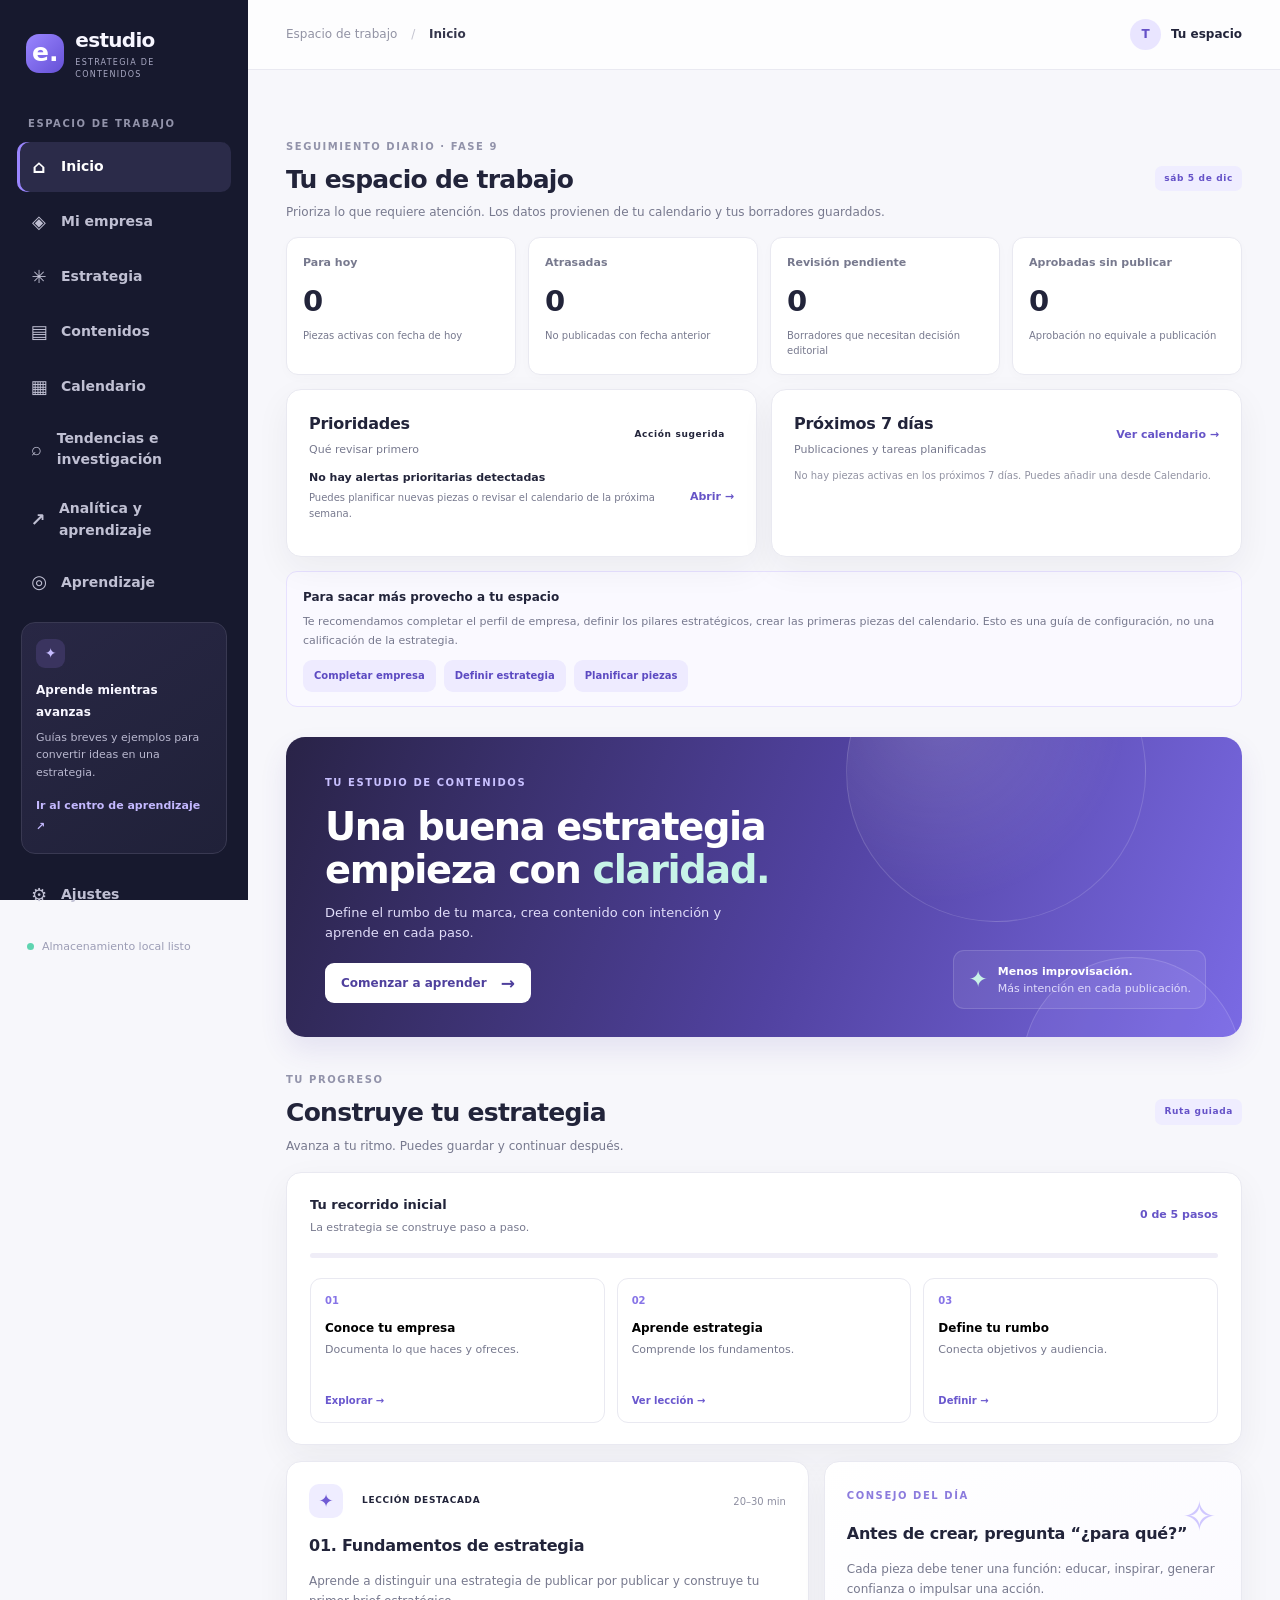
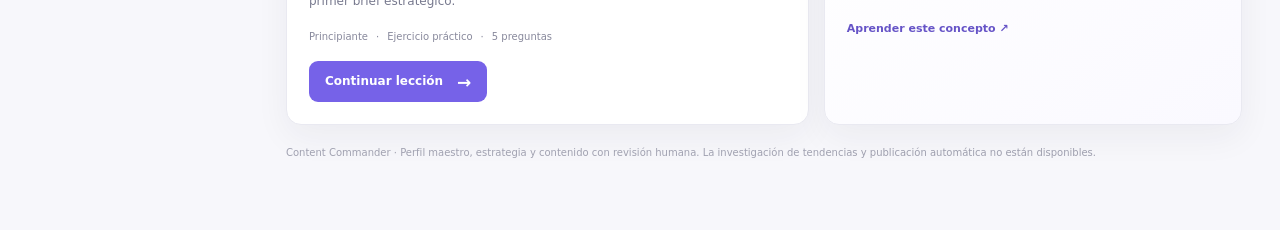
<file: index.html>
<!doctype html>
<html lang="es">
<head>
  <meta charset="utf-8">
  <meta name="viewport" content="width=device-width, initial-scale=1">
  <meta name="theme-color" content="#17192e">
  <meta name="description" content="Estudio: estrategia de contenidos, aprendizaje y planificación editorial.">
  <title>Estudio — Estrategia de contenidos</title>
  <link rel="stylesheet" href="styles.css">
</head>
<body>
  <div class="app-shell">
    <aside class="sidebar" id="sidebar">
      <a class="brand" href="#inicio" data-route="inicio"><span class="brand-mark">e.</span><span><b>estudio</b><small>ESTRATEGIA DE CONTENIDOS</small></span></a>
      <div class="workspace-label">ESPACIO DE TRABAJO</div>
      <nav aria-label="Navegación principal">
        <a class="nav-link active" href="#inicio" data-route="inicio"><span aria-hidden="true">⌂</span> Inicio</a>
        <a class="nav-link" href="#empresa" data-route="empresa"><span aria-hidden="true">◈</span> Mi empresa</a>
        <a class="nav-link" href="#estrategia" data-route="estrategia"><span aria-hidden="true">✳</span> Estrategia</a>
        <a class="nav-link" href="#contenidos" data-route="contenidos"><span aria-hidden="true">▤</span> Contenidos</a>
        <a class="nav-link" href="#calendario" data-route="calendario"><span aria-hidden="true">▦</span> Calendario</a>
        <a class="nav-link" href="#investigacion" data-route="investigacion"><span aria-hidden="true">⌕</span> Tendencias e investigación</a>
        <a class="nav-link" href="#analitica" data-route="analitica"><span aria-hidden="true">↗</span> Analítica y aprendizaje</a>
        <a class="nav-link" href="#aprendizaje" data-route="aprendizaje"><span aria-hidden="true">◎</span> Aprendizaje</a>
      </nav>
      <div class="sidebar-bottom">
        <div class="help-card"><span class="help-icon" aria-hidden="true">✦</span><b>Aprende mientras avanzas</b><p>Guías breves y ejemplos para convertir ideas en una estrategia.</p><a href="#aprendizaje" data-route="aprendizaje">Ir al centro de aprendizaje ↗</a></div>
        <a class="nav-link" href="#ajustes" data-route="ajustes"><span aria-hidden="true">⚙</span> Ajustes</a>
        <div class="local-status"><span class="status-dot"></span><span id="save-status" role="status" aria-live="polite">Inicializando…</span></div>
      </div>
    </aside>
    <main class="main">
      <header class="topbar">
        <button class="menu-button" id="menu-button" aria-label="Abrir menú" aria-expanded="false">☰</button>
        <div class="breadcrumbs">Espacio de trabajo <span>/</span> <b id="crumb">Inicio</b></div>
        <div class="top-actions"><span class="avatar" aria-hidden="true">T</span><span class="profile-label">Tu espacio</span></div>
      </header>
      <section class="view active" id="view-inicio">
        <section class="dashboard-section" aria-labelledby="dashboard-title"><div class="section-heading"><div><span class="eyebrow">SEGUIMIENTO DIARIO · FASE 9</span><h2 id="dashboard-title">Tu espacio de trabajo</h2><p>Prioriza lo que requiere atención. Los datos provienen de tu calendario y tus borradores guardados.</p></div><span class="tag tag-purple" id="dashboard-date">Hoy</span></div><div class="dashboard-metrics" id="dashboard-metrics"><article class="dashboard-metric"><span>Para hoy</span><strong>—</strong><small>Cargando calendario…</small></article><article class="dashboard-metric"><span>Atrasadas</span><strong>—</strong><small>Cargando calendario…</small></article><article class="dashboard-metric"><span>Revisión pendiente</span><strong>—</strong><small>Cargando borradores…</small></article><article class="dashboard-metric"><span>Aprobadas sin publicar</span><strong>—</strong><small>Solo registro manual</small></article></div><div class="dashboard-columns"><article class="panel dashboard-panel"><div class="panel-heading"><div><h3>Prioridades</h3><p>Qué revisar primero</p></div><span class="tag">Acción sugerida</span></div><div id="dashboard-priorities" class="dashboard-list"><p class="helper">Preparando prioridades…</p></div></article><article class="panel dashboard-panel"><div class="panel-heading"><div><h3>Próximos 7 días</h3><p>Publicaciones y tareas planificadas</p></div><button class="text-button" data-route="calendario">Ver calendario →</button></div><div id="dashboard-upcoming" class="dashboard-list"><p class="helper">Cargando próximas piezas…</p></div></article></div><div id="dashboard-readiness" class="dashboard-readiness" role="status" aria-live="polite"></div></section>
        <div class="welcome-banner"><div class="welcome-copy"><span class="eyebrow light">TU ESTUDIO DE CONTENIDOS</span><h1>Una buena estrategia<br>empieza con <em>claridad.</em></h1><p>Define el rumbo de tu marca, crea contenido con intención y aprende en cada paso.</p><a class="button button-light" href="#aprendizaje" data-route="aprendizaje">Comenzar a aprender <span>→</span></a></div><div class="orb orb-one"></div><div class="orb orb-two"></div><div class="banner-note"><span>✦</span><div><b>Menos improvisación.</b><br>Más intención en cada publicación.</div></div></div>
        <div class="section-heading"><div><span class="eyebrow">TU PROGRESO</span><h2>Construye tu estrategia</h2><p>Avanza a tu ritmo. Puedes guardar y continuar después.</p></div><span class="tag tag-purple">Ruta guiada</span></div>
        <div class="progress-card"><div class="progress-top"><div><b>Tu recorrido inicial</b><p>La estrategia se construye paso a paso.</p></div><strong id="progress-count">0 de 5 pasos</strong></div><div class="progress-track"><span id="progress-bar"></span></div><div class="steps-grid"><button class="step-card" data-route="empresa"><span class="step-number">01</span><span class="step-title">Conoce tu empresa</span><span class="step-desc">Documenta lo que haces y ofreces.</span><span class="step-link">Explorar →</span></button><button class="step-card" data-route="aprendizaje"><span class="step-number">02</span><span class="step-title">Aprende estrategia</span><span class="step-desc">Comprende los fundamentos.</span><span class="step-link">Ver lección →</span></button><button class="step-card" data-route="estrategia"><span class="step-number">03</span><span class="step-title">Define tu rumbo</span><span class="step-desc">Conecta objetivos y audiencia.</span><span class="step-link">Definir →</span></button></div></div>
        <div class="two-column"><article class="panel lesson-feature"><div class="panel-heading"><span class="icon-tile violet">✦</span><span class="tag">LECCIÓN DESTACADA</span><span class="spacer"></span><span class="duration">20–30 min</span></div><h3>01. Fundamentos de estrategia</h3><p>Aprende a distinguir una estrategia de publicar por publicar y construye tu primer brief estratégico.</p><div class="lesson-meta"><span>Principiante</span><span>·</span><span>Ejercicio práctico</span><span>·</span><span>5 preguntas</span></div><button class="button button-primary" data-route="aprendizaje">Continuar lección <span>→</span></button></article><article class="panel tip-panel"><span class="eyebrow">CONSEJO DEL DÍA</span><div class="tip-illustration">✧</div><h3>Antes de crear, pregunta “¿para qué?”</h3><p>Cada pieza debe tener una función: educar, inspirar, generar confianza o impulsar una acción.</p><button class="text-button" data-route="aprendizaje">Aprender este concepto ↗</button></article></div>
        <p class="prototype-note">Content Commander · Perfil maestro, estrategia y contenido con revisión humana. La investigación de tendencias y publicación automática no están disponibles.</p>
      </section>
      <section class="view" id="view-empresa"><div class="page-intro"><span class="eyebrow">PUNTO DE PARTIDA</span><h1>Conoce tu empresa</h1><p>Una estrategia sólida parte de información real. Lo que no sepas todavía puede quedar pendiente.</p></div><div class="learning-callout"><span>✦</span><div><b>¿Por qué importa?</b><p>La IA necesita contexto para proponer contenido relevante. No debería inventar la historia, los productos ni los diferenciadores de tu empresa.</p></div></div><article class="panel form-panel"><div class="panel-heading"><span class="icon-tile violet">◈</span><div><h3>Perfil maestro de empresa</h3><p>Registra hechos confirmados y deja pendiente lo que todavía no sabes.</p></div><span class="spacer"></span><span class="tag tag-purple">FASE 4</span></div><div id="company-completeness" class="learning-callout" role="status" aria-live="polite"><span>◎</span><div><b>Perfil por completar</b><p>Guarda al menos nombre, oferta y audiencia para tener una base útil.</p></div></div><div class="ai-coach panel"><div><span class="tag tag-purple">GUÍA CON IA</span><h3>¿No sabes cómo responder? Lo trabajamos juntos.</h3><p>La IA puede proponerte borradores de propuesta de valor, diferenciadores que debes comprobar y una audiencia inicial. No inventará pruebas: distinguirá ideas de datos confirmados.</p></div><button class="button button-primary" type="button" id="coach-company">Ayúdame a completar mi perfil →</button><p class="inline-feedback" id="coach-company-status" role="status" aria-live="polite"></p><div class="ai-coach-result" id="coach-company-result" hidden></div></div><form id="company-form"><div class="form-grid"><label>Nombre de la empresa *<input name="company" id="company" placeholder="Ej. Nativa" required></label><label>Sector o categoría<input name="sector" id="sector" placeholder="Ej. Cuidado personal"></label><label class="full">¿Qué ofrece tu empresa? *<textarea name="offer" id="offer" rows="3" placeholder="Productos o servicios principales, presentaciones y alcance conocido." required></textarea></label><label class="full">Misión<textarea name="mission" id="mission" rows="2" placeholder="¿Qué hace la empresa, para quién y con qué propósito?"></textarea></label><label class="full">Visión<textarea name="vision" id="vision" rows="2" placeholder="¿Qué cambio o posición busca construir a futuro?"></textarea></label><label class="full">Valores de la empresa<textarea name="values" id="values" rows="2" placeholder="Valores que guían decisiones y comportamiento; separa con comas o líneas."></textarea></label><label class="full">Propuesta de valor<textarea name="valueProposition" id="valueProposition" rows="2" placeholder="¿Qué necesidad atiende y por qué alguien consideraría esta oferta?"></textarea></label><label class="full">Diferenciadores comprobables<textarea name="difference" id="difference" rows="3" placeholder="Escribe solo diferencias que puedas demostrar con evidencia."></textarea></label><label class="full">Audiencia prioritaria<textarea name="audience" id="companyAudience" rows="3" placeholder="Necesidades, contexto y problemas conocidos. No supongas edad, ingresos u otros datos sin evidencia."></textarea></label><label>Tono de comunicación<select name="tone" id="tone"><option value="">Por definir</option><option>Claro y cercano</option><option>Profesional y experto</option><option>Educativo y didáctico</option><option>Cálido y empático</option><option>Enérgico e inspirador</option><option>Formal e institucional</option><option>Otro: especificar en restricciones</option></select></label><label>Personalidad de marca<input name="personality" id="personality" placeholder="Ej. honesta, práctica, accesible"></label><label class="full">Evidencia que respalda afirmaciones<textarea name="evidence" id="evidence" rows="3" placeholder="Fuentes, fichas aprobadas, estudios, certificaciones o datos disponibles. Si no hay, indica 'pendiente'."></textarea></label><label class="full">Restricciones y afirmaciones que deben evitarse<textarea name="restrictions" id="restrictions" rows="3" placeholder="Regulación, promesas no permitidas, palabras prohibidas, temas sensibles o afirmaciones que requieren revisión."></textarea></label><label class="full">Notas internas / contexto adicional<textarea name="notes" id="notes" rows="2" placeholder="Información útil para la estrategia que no encaje en los campos anteriores."></textarea></label></div><div class="form-footer"><span class="helper">Los campos sin información no se inventan: quedarán pendientes.</span><button class="button button-primary" type="submit">Guardar perfil maestro</button></div><p class="inline-feedback" id="company-feedback" role="status" aria-live="polite"></p></form></article></section>
      <section class="view" id="view-estrategia">
        <div class="page-intro"><span class="eyebrow">DECISIONES CON INTENCIÓN</span><h1>Tu estrategia</h1><p>Conecta la prioridad del negocio, el cambio que buscas en la audiencia, los pilares de contenido y las redes que realmente puedes sostener.</p></div>
        <div class="learning-callout"><span>◎</span><div><b>¿Cómo se conecta todo?</b><p><b>Hecho:</b> lo que el negocio necesita. <b>Objetivo:</b> el cambio esperado. <b>Pilar:</b> el tema recurrente que aporta valor. <b>Canal:</b> el lugar donde la audiencia puede encontrarlo. Las recomendaciones son hipótesis hasta validarlas con datos.</p></div></div>
        <div class="two-column strategy-cards"><article class="panel"><span class="icon-tile violet">↗</span><h3>Objetivo de negocio</h3><p>El resultado para la empresa: ventas, solicitudes, retención o reconocimiento. Procura definir una métrica y una meta realista.</p></article><article class="panel"><span class="icon-tile teal">◎</span><h3>Objetivo de comunicación</h3><p>Qué necesitas que la audiencia conozca, comprenda, sienta o haga para contribuir al objetivo del negocio.</p></article></div><div class="ai-coach panel"><div><span class="tag tag-purple">ESTRATEGA ASISTENTE</span><h3>No tienes que saber de estrategia para empezar.</h3><p>Con tu perfil, la IA propondrá un objetivo, KPI medibles, pilares con una distribución inicial de 100% y redes recomendadas con razones y supuestos. Tú podrás revisar y decidir qué adoptar.</p></div><button class="button button-primary" type="button" id="coach-strategy">Proponer mi estrategia con IA →</button><p class="inline-feedback" id="coach-strategy-status" role="status" aria-live="polite"></p><div class="ai-coach-result" id="coach-strategy-result" hidden></div></div>
        <article class="panel form-panel"><div class="panel-heading"><div><h3>1. Objetivos y audiencia</h3><p>Elige una prioridad principal para evitar una estrategia que intente lograrlo todo a la vez.</p></div><span class="tag tag-purple">FASE 5</span></div>
          <form id="strategy-form" class="form-grid">
            <label>Prioridad del negocio *<select id="goal" name="goal" required><option value="">Selecciona una opción</option><option>Reconocimiento de marca</option><option>Comunidad y confianza</option><option>Tráfico al sitio web</option><option>Ventas o solicitudes comerciales</option><option>Fidelización</option></select></label>
            <label>Horizonte de trabajo<select id="horizon" name="horizon"><option>1 mes</option><option selected>3 meses</option><option>6 meses</option><option>Por definir</option></select></label>
            <label class="full">Objetivo de comunicación *<textarea id="communicationGoal" name="communicationGoal" rows="2" required placeholder="Ej. ayudar a comparar opciones y resolver dudas antes de solicitar información."></textarea></label>
            <label>Indicador principal (KPI)<input id="kpi" name="kpi" placeholder="Ej. solicitudes calificadas por semana"></label><label>Meta y punto de partida (si se conocen)<input id="target" name="target" placeholder="Ej. de 20 a 30 solicitudes; validar datos reales"></label>
            <label class="full">Audiencia prioritaria *<textarea id="audience" name="audience" rows="2" required placeholder="Necesidades, dudas, contexto y problemas conocidos; evita suposiciones sin evidencia."></textarea></label>
            <div class="full"><div class="panel-heading"><div><h3>2. Pilares de comunicación</h3><p>Son categorías recurrentes de contenido, no formatos. Define cuánto del contenido planificado ocupará cada pilar.</p></div><button class="button button-secondary" type="button" id="add-pillar">+ Agregar pilar</button></div>
              <div class="learning-callout"><span>i</span><div><b>Ejemplo educativo</b><p>Educación 40% · Confianza y evidencia 30% · Producto/solución 20% · Comunidad 10%. Es solo un ejemplo: ajusta la distribución a tu negocio y revisa que la suma sea exactamente 100%.</p></div></div>
              <div id="pillars-list" class="pillars-list" aria-live="polite"></div><div class="pillar-total" id="pillar-total" role="status" aria-live="polite"><b>Distribución: 0%</b><span>Agrega pilares y distribuye el 100%.</span></div>
            </div>
            <div class="full"><h3>3. Selección de redes sociales</h3><p class="helper">No existe una red “mejor” para todas las empresas. Elige las que puedas atender y explica por qué encajan con tu audiencia, objetivo, formatos y recursos.</p></div>
            <label>Red prioritaria<select id="primaryNetwork" name="primaryNetwork"><option value="">Por definir</option><option>Instagram</option><option>Facebook</option><option>TikTok</option><option>LinkedIn</option><option>YouTube</option><option>Pinterest</option><option>WhatsApp</option><option>Otra</option></select></label>
            <label>Red secundaria (opcional)<select id="secondaryNetwork" name="secondaryNetwork"><option value="">Ninguna / por definir</option><option>Instagram</option><option>Facebook</option><option>TikTok</option><option>LinkedIn</option><option>YouTube</option><option>Pinterest</option><option>WhatsApp</option><option>Otra</option></select></label>
            <label class="full">Justificación de la selección<textarea id="networkRationale" name="networkRationale" rows="3" placeholder="¿Dónde está tu audiencia? ¿Qué formatos encajan? ¿Qué evidencia tienes? Si es una hipótesis, indícalo."></textarea></label>
            <label class="full">Recursos y límites disponibles<textarea id="resources" name="resources" rows="2" placeholder="Tiempo, personas, presupuesto, equipo, capacidad de grabar o responder mensajes."></textarea></label>
            <div class="form-footer full"><span class="helper">No guardaremos una distribución incompleta: la suma de los pilares debe ser 100% y cada pilar debe tener nombre y porcentaje válido.</span><button class="button button-primary" type="submit">Validar y guardar estrategia</button></div><p class="inline-feedback full" id="strategy-feedback" role="status" aria-live="polite"></p>
          </form>
        </article>
      </section>
      <section class="view" id="view-contenidos"><div class="page-intro"><span class="eyebrow">CREACIÓN CON PROPÓSITO</span><h1>Asistente de contenido</h1><p>Genera un primer borrador a partir de la información disponible y revísalo antes de usarlo.</p></div><div class="learning-callout"><span>✦</span><div><b>Regla de calidad</b><p>La IA propone, no verifica automáticamente los hechos. No se publica nada desde esta aplicación: cada borrador requiere revisión y aprobación humana.</p></div></div><div class="ai-coach panel"><div><span class="tag tag-purple">IDEACIÓN CON IA</span><h3>¿No sabes qué publicar? Empecemos por las ideas.</h3><p>La IA propondrá ideas adaptadas a tu estrategia, audiencia y pilares. Elige una para rellenar el formulario y después desarrolla el contenido.</p></div><button class="button button-primary" type="button" id="coach-content-ideas">Proponer ideas de contenido →</button><p class="inline-feedback" id="coach-content-ideas-status" role="status" aria-live="polite"></p><div class="ai-coach-result" id="coach-content-ideas-result" hidden></div></div><form class="panel form-panel" id="content-form"><div class="form-grid"><label>Tipo de pieza<select id="content-type"><option value="post">Publicación para redes</option><option value="carousel">Carrusel (estructura por diapositiva)</option><option value="reel">Guion breve de reel/video</option><option value="story">Historias</option><option value="poll">Encuesta</option><option value="ideas">Lluvia de ideas</option><option value="long_script">Guion largo / video educativo</option><option value="designer_brief">Brief para diseñador</option><option value="product_copy">Copy de producto o servicio</option></select></label><label>Red social<select id="content-network"><option>Instagram</option><option>Facebook</option><option>TikTok</option><option>LinkedIn</option><option>YouTube</option><option>Otra / por definir</option></select></label><label>Pilar estratégico<select id="content-pillar"><option value="">Sin pilar específico</option></select></label><label>Objetivo<select id="content-goal"><option>Educar</option><option>Generar confianza</option><option>Reconocimiento de marca</option><option>Tráfico al sitio web</option><option>Ventas o solicitudes comerciales</option><option>Fidelización</option></select></label><label>Audiencia<textarea id="content-audience" rows="2" placeholder="¿A quién va dirigido? Si ya lo definiste, puedes usar ese perfil."></textarea></label><label class="full">Tema o necesidad<textarea id="content-topic" rows="3" required placeholder="¿Qué quieres comunicar? Añade los datos confirmados y las afirmaciones que deben evitarse."></textarea></label><label class="full">Instrucciones adicionales (opcional)<textarea id="content-instructions" rows="2" placeholder="Tono, extensión, CTA o restricciones concretas."></textarea></label><div class="form-footer full"><span class="helper">La IA puede equivocarse. No incluyas datos personales sensibles ni información confidencial.</span><button class="button button-primary" id="generate-content" type="submit">Generar borrador con Cohere →</button></div><p class="helper full">Consejo: elige un pilar para mantener la pieza alineada con tu distribución estratégica. La generación produce un borrador, no una publicación aprobada.</p><p class="inline-feedback full" id="content-feedback" role="status" aria-live="polite"></p></div></form><article class="panel form-panel" id="draft-panel" hidden><div class="panel-heading"><span class="tag tag-purple">BORRADOR · REVISIÓN HUMANA PENDIENTE</span></div><h3>Resultado generado</h3><p class="helper">Revisa exactitud, adecuación a la red, derechos de uso, afirmaciones y llamada a la acción antes de aprobar o publicar fuera de la app.</p><div id="draft-result" class="generated-content"></div><section class="review-checklist" aria-labelledby="review-checklist-title"><h4 id="review-checklist-title">Lista de revisión editorial</h4><p class="helper">Marca cada punto después de comprobarlo. Esto ayuda a la revisión, pero no certifica cumplimiento legal ni exactitud.</p><div class="checklist-grid"><label><input type="checkbox" data-review-check="facts"> Los hechos y afirmaciones están respaldados.</label><label><input type="checkbox" data-review-check="tone"> El tono coincide con la marca.</label><label><input type="checkbox" data-review-check="audience"> Es adecuado para la audiencia y la red.</label><label><input type="checkbox" data-review-check="cta"> CTA y objetivo son claros y pertinentes.</label><label><input type="checkbox" data-review-check="restrictions"> Revisé restricciones, derechos y datos sensibles.</label><label><input type="checkbox" data-review-check="validation"> Resolví los puntos [POR VALIDAR] o los dejé claramente pendientes.</label></div></section><label class="review-reason-label" for="review-reason">Motivo del rechazo o ajustes solicitados</label><textarea id="review-reason" rows="3" placeholder="Describe qué debe cambiar para que la alternativa conserve el objetivo original."></textarea><div class="review-actions"><button class="button button-primary" type="button" id="approve-draft">Aprobar borrador</button><button class="button button-secondary" type="button" id="reject-draft">Rechazar borrador</button><button class="button button-secondary" type="button" id="alternative-draft">Generar alternativa</button><button class="button button-secondary" type="button" id="copy-draft">Copiar borrador</button></div><p class="inline-feedback" id="review-feedback" role="status" aria-live="polite"></p><p class="helper">Aprobar es una decisión editorial local; no publica automáticamente ni confirma cumplimiento regulatorio.</p><div id="draft-history" class="draft-history"></div></article><article class="panel form-panel"><h3>Borradores guardados</h3><p class="helper">Los borradores guardados permanecen en este navegador. La lista no implica aprobación editorial.</p><div id="saved-drafts" class="saved-drafts"><p class="helper">Todavía no hay borradores guardados.</p></div></article></section>
      <section class="view" id="view-calendario"><div class="page-intro"><span class="eyebrow">ORGANIZA TU TRABAJO</span><h1>Calendario editorial</h1><p>Convierte tu estrategia en un plan realista. Programar no significa publicar automáticamente.</p></div><div class="learning-callout"><span>✦</span><div><b>Cómo usarlo</b><p>Registra una pieza, asígnale fecha, red, pilar y responsable. Solo marca “Publicado” cuando una persona confirme que ya se publicó fuera de esta app. Un borrador aprobado no se considera publicado.</p></div></div><article class="panel ai-coach"><div><span class="tag tag-purple">PLAN EDITORIAL CON IA</span><h3>Construyamos los próximos 3 meses</h3><p>La IA propondrá un calendario inicial de 12 semanas, con dos publicaciones por semana, alineadas con tus pilares y objetivos. Podrás revisar la propuesta antes de añadirla al calendario; no se publica automáticamente.</p></div><label>Ritmo de publicación<select id="ai-plan-frequency"><option value="2" selected>2 piezas por semana (24 piezas)</option><option value="3">3 piezas por semana (36 piezas)</option></select></label><button class="button button-primary" type="button" id="coach-calendar-plan">Crear plan editorial con IA →</button><p class="inline-feedback" id="coach-calendar-plan-status" role="status" aria-live="polite"></p><div class="ai-coach-result" id="coach-calendar-plan-result" hidden></div></article><article class="panel form-panel"><div class="panel-heading"><span class="icon-tile violet">▦</span><div><h3>Nueva publicación planificada</h3><p>También puedes crear una tarea editorial sin tener un borrador todavía.</p></div></div><form id="calendar-form" class="form-grid"><label class="full">Título de la pieza *<input id="cal-title" required maxlength="160" placeholder="Ej. Carrusel: cómo elegir el producto adecuado"></label><label>Fecha *<input id="cal-date" type="date" required></label><label>Hora (opcional)<input id="cal-time" type="time"></label><label>Red social *<select id="cal-network" required><option value="">Selecciona una red</option><option>Instagram</option><option>Facebook</option><option>TikTok</option><option>LinkedIn</option><option>YouTube</option><option>Otra / por definir</option></select></label><label>Formato *<select id="cal-format" required><option value="">Selecciona un formato</option><option value="post">Publicación para redes</option><option value="carousel">Carrusel</option><option value="reel">Reel / video breve</option><option value="story">Historias</option><option value="poll">Encuesta</option><option value="ideas">Lluvia de ideas</option><option value="long_script">Guion largo</option><option value="designer_brief">Brief para diseñador</option><option value="product_copy">Copy de producto/servicio</option></select></label><label>Pilar estratégico<select id="cal-pillar"><option value="">Sin pilar / por definir</option></select></label><label>Objetivo<select id="cal-goal"><option>Educar</option><option>Generar confianza</option><option>Reconocimiento de marca</option><option>Tráfico al sitio web</option><option>Ventas o solicitudes comerciales</option><option>Fidelización</option><option>Por definir</option></select></label><label>Responsable (opcional)<input id="cal-owner" maxlength="100" placeholder="Persona encargada"></label><label>Vincular borrador aprobado (opcional)<select id="cal-draft"><option value="">Sin borrador vinculado</option></select></label><label class="full">Notas / CTA / pendientes de producción<textarea id="cal-notes" rows="2" placeholder="Recursos, revisión necesaria, enlaces o datos que faltan."></textarea></label><div class="form-footer full"><span class="helper">El plan se guarda localmente en este navegador y se incluye en respaldos JSON.</span><button class="button button-primary" type="submit">Añadir al calendario</button></div><p id="calendar-feedback" class="inline-feedback full" role="status" aria-live="polite"></p></form></article><article class="panel form-panel"><div class="calendar-toolbar"><div><h3>Plan editorial</h3><p class="helper">Filtra por mes o estado. Puedes cambiar el estado de cada pieza.</p></div><label>Mes<input type="month" id="calendar-month"></label><label>Estado<select id="calendar-status-filter"><option value="all">Todos</option><option value="planned">Planificado</option><option value="pending-human-review">Pendiente de revisión</option><option value="approved">Aprobado</option><option value="published">Publicado manualmente</option><option value="cancelled">Cancelado</option></select></label></div><div id="calendar-summary" class="calendar-summary" aria-live="polite"></div><div id="pillar-distribution" class="pillar-distribution"></div><div id="calendar-items" class="calendar-items"><p class="helper">Todavía no hay publicaciones planificadas.</p></div></article></section>
      <section class="view" id="view-investigacion"><div class="page-intro"><span class="eyebrow">FASE 10 · INVESTIGACIÓN CON CRITERIO</span><h1>Tendencias e investigación</h1><p>Investiga temas, registra evidencia y convierte hallazgos en ideas alineadas con tu estrategia. La IA ayuda a analizar; no sustituye la comprobación de fuentes.</p></div><div class="learning-callout"><span>✦</span><div><b>Cómo funciona esta fase</b><p>Esta versión no rastrea automáticamente la web. Abre búsquedas externas, registra las fuentes y sus hallazgos aquí; después Cohere puede ayudarte a sintetizar únicamente la información que le proporciones. Una idea sugerida no equivale a una tendencia verificada.</p></div></div><article class="panel form-panel"><div class="panel-heading"><div><h3>1. Define la investigación</h3><p>Empieza con una pregunta concreta, no solo con “dame tendencias”.</p></div><span class="tag tag-purple">INVESTIGACIÓN</span></div><form id="research-form" class="form-grid"><label class="full">Tema o pregunta de investigación *<input id="research-topic" required maxlength="220" placeholder="Ej. ¿Qué dudas tiene la audiencia antes de elegir esta categoría?"></label><label>Audiencia prioritaria<input id="research-audience" maxlength="180" placeholder="A quién queremos entender"></label><label>Objetivo<select id="research-goal"><option>Educar</option><option>Generar confianza</option><option>Reconocimiento de marca</option><option>Tráfico al sitio web</option><option>Ventas o solicitudes comerciales</option><option>Fidelización</option></select></label><label>Pilar estratégico<select id="research-pillar"><option value="">Sin pilar específico</option></select></label><div class="form-footer full"><button class="button button-primary" type="submit">Preparar búsqueda externa ↗</button><span class="helper">Se abrirá una búsqueda web en otra pestaña. Evalúa actualidad, autoridad y contexto de cada fuente.</span></div></form><div id="research-search-links" class="research-search-links" hidden></div></article><article class="panel form-panel"><div class="panel-heading"><div><h3>2. Registra fuentes y hallazgos</h3><p>Anota qué encontraste y qué afirma realmente la fuente.</p></div></div><form id="research-source-form" class="form-grid"><label>Nombre o título de la fuente *<input id="research-source-title" required maxlength="180" placeholder="Título del artículo, estudio o informe"></label><label>Fecha de publicación/consulta<input id="research-source-date" type="date"></label><label class="full">URL de la fuente *<input id="research-source-url" type="url" required placeholder="https://..."></label><label class="full">Hallazgo o extracto resumido *<textarea id="research-source-notes" rows="3" required maxlength="5000" placeholder="Resume con tus palabras qué dice la fuente, qué dato aporta y qué limitaciones observas."></textarea></label><div class="form-footer full"><button class="button button-secondary" type="submit">Guardar fuente</button></div><p id="research-feedback" class="inline-feedback full" role="status" aria-live="polite"></p></form><div id="research-sources" class="research-sources"><p class="helper">Aún no hay fuentes registradas para esta investigación.</p></div></article><article class="panel form-panel"><div class="panel-heading"><div><h3>3. Sintetiza evidencia con Cohere</h3><p>La síntesis usa tus notas; no abre ni verifica por sí misma los enlaces.</p></div></div><div class="research-analysis-controls"><button class="button button-primary" id="analyze-research" type="button">Analizar evidencia con Cohere</button><button class="button button-secondary" id="save-research-report" type="button">Guardar investigación / síntesis</button></div><p id="research-analysis-feedback" class="inline-feedback" role="status" aria-live="polite"></p><div id="research-analysis-result" class="research-analysis-result" aria-live="polite"><p class="helper">La síntesis distinguirá hallazgos documentados, interpretaciones, hipótesis y datos que faltan.</p></div></article><article class="panel form-panel"><div class="panel-heading"><div><h3>Investigaciones guardadas</h3><p>Registro local para reutilizar hallazgos con trazabilidad.</p></div></div><div id="research-library" class="research-library"><p class="helper">Todavía no hay investigaciones guardadas.</p></div></article></section>
      <section class="view" id="view-analitica"><div class="page-intro"><span class="eyebrow">FASE 11 · MEDIR Y APRENDER</span><h1>Analítica y aprendizaje editorial</h1><p>Registra resultados observados, compara publicaciones con contexto y documenta qué conviene probar después. No se importan métricas automáticamente desde redes sociales.</p></div><div class="learning-callout"><span>✦</span><div><b>Regla de interpretación</b><p>Un dato observado no demuestra por sí solo causalidad. Los campos vacíos significan “no disponible”, no cero. Las comparaciones son descriptivas y solo usan los datos que registres.</p></div></div><article class="panel form-panel"><div class="panel-heading"><div><h3>1. Registrar resultados de una publicación</h3><p>Registra solo cifras que puedas consultar en la plataforma o fuente correspondiente.</p></div></div><form id="analytics-form" class="form-grid"><label class="full">Publicación / título *<input id="an-title" required maxlength="180" placeholder="Ej. Carrusel: guía de compra"></label><label>Fecha de publicación<input id="an-date" type="date"></label><label>Red social<select id="an-network"><option>Instagram</option><option>Facebook</option><option>TikTok</option><option>LinkedIn</option><option>YouTube</option><option>Otra / por definir</option></select></label><label>Formato<select id="an-format"><option>Post</option><option>Carrusel</option><option>Reel / video</option><option>Historias</option><option>Encuesta</option><option>Video largo</option><option>Otro / por definir</option></select></label><label>Objetivo<select id="an-goal"><option>Educar</option><option>Generar confianza</option><option>Reconocimiento de marca</option><option>Tráfico al sitio web</option><option>Ventas o solicitudes comerciales</option><option>Fidelización</option></select></label><label>Pilar estratégico<input id="an-pillar" maxlength="100" placeholder="Pilar o sin asignar"></label><label>Alcance<input id="an-reach" type="number" min="0" step="1" placeholder="No disponible"></label><label>Impresiones<input id="an-impressions" type="number" min="0" step="1" placeholder="No disponible"></label><label>Interacciones<input id="an-engagements" type="number" min="0" step="1" placeholder="No disponible"></label><label>Clics<input id="an-clicks" type="number" min="0" step="1" placeholder="No disponible"></label><label>Conversiones (si se miden)<input id="an-conversions" type="number" min="0" step="1" placeholder="No disponible"></label><label class="full">Fuente / notas de medición<textarea id="an-notes" rows="2" maxlength="2000" placeholder="Dónde consultaste las métricas, periodo de medición, contexto o limitaciones"></textarea></label><div class="form-footer full"><button class="button button-primary" type="submit">Guardar resultados</button></div><p id="analytics-feedback" class="inline-feedback full" role="status" aria-live="polite"></p></form></article><article class="panel form-panel"><div class="panel-heading"><div><h3>2. Resumen descriptivo</h3><p>Los promedios se calculan por separado para cada métrica disponible. No son benchmarks universales.</p></div><label>Filtrar red<select id="analytics-filter"><option value="all">Todas las redes</option><option>Instagram</option><option>Facebook</option><option>TikTok</option><option>LinkedIn</option><option>YouTube</option><option>Otra / por definir</option></select></label></div><div id="analytics-summary" class="analytics-summary" aria-live="polite"></div><div id="analytics-insights" class="analytics-insights"></div><div id="analytics-records" class="analytics-records"><p class="helper">Todavía no hay resultados registrados.</p></div></article><article class="panel form-panel"><div class="panel-heading"><div><h3>3. Aprendizajes y próximos experimentos</h3><p>Registra observaciones, hipótesis por comprobar y decisiones editoriales.</p></div></div><form id="learning-note-form" class="form-grid"><label>Publicación relacionada (opcional)<select id="learning-note-record"><option value="">Sin publicación vinculada</option></select></label><label>Tipo<select id="learning-note-type"><option value="observation">Observación</option><option value="hypothesis">Hipótesis por validar</option><option value="experiment">Próximo experimento</option><option value="decision">Decisión editorial</option></select></label><label class="full">Aprendizaje o hipótesis *<textarea id="learning-note-text" rows="3" required maxlength="2500" placeholder="Ej. El carrusel tuvo más interacciones que otras piezas del mismo objetivo; comparar con más publicaciones antes de cambiar la estrategia."></textarea></label><label class="full">Siguiente paso / cómo validarlo<textarea id="learning-note-next" rows="2" maxlength="1200" placeholder="Qué dato o prueba ayudaría a confirmarlo"></textarea></label><div class="form-footer full"><button class="button button-primary" type="submit">Guardar aprendizaje</button></div><p id="learning-note-feedback" class="inline-feedback full" role="status" aria-live="polite"></p></form><div id="analytics-learning-notes" class="analytics-records"></div></article></section>
      <section class="view" id="view-aprendizaje"><div class="page-intro"><span class="eyebrow">CENTRO DE APRENDIZAJE</span><h1>Aprende mientras construyes</h1><p>Lecciones prácticas, ejemplos y ejercicios que te ayudan a tomar mejores decisiones.</p></div><div class="lesson-layout"><aside class="panel lesson-list"><span class="eyebrow">RUTA DE APRENDIZAJE</span><button class="lesson-choice selected" data-lesson="0"><span>01</span><div><b>Fundamentos de estrategia</b><small>20–30 min · Principiante</small></div></button><button class="lesson-choice" data-lesson="1"><span>02</span><div><b>Pilares de comunicación</b><small>Próximamente</small></div></button><button class="lesson-choice" data-lesson="2"><span>03</span><div><b>Redes sociales y formatos</b><small>Próximamente</small></div></button><button class="lesson-choice" data-lesson="3"><span>04</span><div><b>Creación de contenidos</b><small>Próximamente</small></div></button><button class="lesson-choice" data-lesson="4"><span>05</span><div><b>Calendario editorial</b><small>Próximamente</small></div></button><button class="lesson-choice" data-lesson="5"><span>06</span><div><b>Medición y mejora</b><small>Próximamente</small></div></button></aside><article class="panel lesson-content" id="lesson-content"><div class="lesson-topline"><span class="tag tag-purple">LECCIÓN 01</span><span class="duration">20–30 minutos</span></div><h2>Fundamentos de estrategia de contenidos</h2><p class="lead">Aprende a crear contenido con una intención clara, conectando lo que la empresa necesita con lo que la audiencia necesita saber.</p><div class="learning-objectives"><h3>Al terminar podrás…</h3><ul><li>Distinguir una estrategia de un calendario de publicaciones.</li><li>Diferenciar objetivos de negocio y comunicación.</li><li>Conectar audiencia, necesidad, propuesta de valor y contenido.</li><li>Separar hechos confirmados de hipótesis pendientes.</li></ul></div><h3>1. ¿Qué es una estrategia de contenidos?</h3><p>Es un plan que define qué comunicar, a quién, para qué, por qué medios y cómo evaluar los resultados. Publicar todos los días no garantiza tener una estrategia: cada pieza necesita una función dentro de un objetivo más amplio.</p><div class="concept-grid"><div><span class="concept-number">01</span><b>Negocio</b><p>El resultado que necesita la empresa.</p></div><div><span class="concept-number">02</span><b>Comunicación</b><p>El efecto que buscamos en la audiencia.</p></div><div><span class="concept-number">03</span><b>Contenido</b><p>La pieza y el mensaje que publicamos.</p></div><div><span class="concept-number">04</span><b>Indicador</b><p>El dato que ayuda a evaluar resultados.</p></div></div><div class="example-box"><span class="eyebrow">EJEMPLO APLICADO · EMPRESA FICTICIA</span><h3>Nativa, cuidado personal</h3><p><b>Objetivo de negocio:</b> incrementar las ventas online; la meta y el plazo aún deben definirse con datos reales.</p><p><b>Objetivo de comunicación:</b> ayudar a los compradores a comprender las características de los productos y elegir una opción adecuada.</p><p><b>Idea de contenido:</b> un carrusel que explique aspectos que conviene revisar antes de elegir un producto. Su función es educar; no se debe prometer un aumento de ventas sin medirlo.</p></div><h3>2. Errores frecuentes</h3><div class="mistake-list"><div><b>Publicar sin un objetivo</b><p>Mejor: define qué debe conseguir la pieza y cómo evaluarás el resultado.</p></div><div><b>Hablarle a todo el mundo</b><p>Mejor: identifica grupos con necesidades concretas.</p></div><div><b>Confundir interacciones con ventas</b><p>Mejor: utiliza indicadores adecuados al objetivo y reconoce límites de atribución.</p></div><div><b>Inventar atributos</b><p>Mejor: confirma los datos y marca lo que falta validar.</p></div><div><b>Copiar tendencias sin contexto</b><p>Mejor: evalúa su pertinencia, audiencia, riesgo y recursos.</p></div></div><h3>3. Ejercicio práctico · Tu primer brief</h3><p class="helper">Responde lo que sepas. La información desconocida debe quedar pendiente; no hace falta inventar respuestas para continuar.</p><form id="brief-form" class="form-grid"><label class="full">Empresa y qué hace<textarea id="brief-company" rows="2" placeholder="Nombre y descripción breve"></textarea></label><label class="full">Productos o servicios<textarea id="brief-offer" rows="2" placeholder="Oferta principal"></textarea></label><label class="full">Audiencia potencial<textarea id="brief-audience" rows="2" placeholder="¿A quién quieres llegar?"></textarea></label><label class="full">Necesidad que resuelve<textarea id="brief-problem" rows="2" placeholder="¿Qué necesidad atiende?"></textarea></label><label>Objetivo prioritario<select id="brief-goal"><option>Ventas o solicitudes comerciales</option><option>Reconocimiento de marca</option><option>Comunidad y confianza</option><option>Tráfico web</option><option>Fidelización</option><option>Por definir</option></select></label><label>Plazo<select id="brief-horizon"><option>1 mes</option><option selected>3 meses</option><option>6 meses</option><option>Por definir</option></select></label><label class="full">Evidencia disponible<textarea id="brief-evidence" rows="2" placeholder="Datos de ventas, preguntas frecuentes, entrevistas o 'aún no disponible'"></textarea></label><div class="full form-footer"><span class="helper">Se guardará localmente en este navegador cuando el almacenamiento esté disponible.</span><button class="button button-primary" type="submit">Evaluar mi brief</button></div><p class="inline-feedback full" id="brief-feedback" role="status" aria-live="polite"></p></form><h3>4. Comprobación del aprendizaje</h3><p>Elige una respuesta por pregunta y comprueba tus conocimientos. Se necesita un mínimo de 4 respuestas correctas de 5 para superar el cuestionario.</p><form id="quiz-form" class="quiz"><fieldset><legend>1. Una empresa publica todos los días, pero no sabe qué quiere conseguir. ¿Qué le falta?</legend><label><input type="radio" name="q1" value="0"> Más hashtags</label><label><input type="radio" name="q1" value="1"> Una estrategia con objetivos definidos</label><label><input type="radio" name="q1" value="2"> Publicar más</label><p class="quiz-feedback"></p></fieldset><fieldset><legend>2. ¿Cuál es un objetivo de comunicación?</legend><label><input type="radio" name="q2" value="0"> Aumentar el conocimiento de los beneficios</label><label><input type="radio" name="q2" value="1"> Reducir costos de producción</label><label><input type="radio" name="q2" value="2"> Aumentar ingresos anuales</label><p class="quiz-feedback"></p></fieldset><fieldset><legend>3. La IA desconoce la composición de un producto. ¿Qué debe hacer?</legend><label><input type="radio" name="q3" value="0"> Inferirla por el nombre</label><label><input type="radio" name="q3" value="1"> Inventar una probable</label><label><input type="radio" name="q3" value="2"> Solicitar información y marcarla pendiente</label><p class="quiz-feedback"></p></fieldset><fieldset><legend>4. ¿Cómo elegir una red social?</legend><label><input type="radio" name="q4" value="0"> Por popularidad</label><label><input type="radio" name="q4" value="1"> Por audiencia, objetivo, formatos y recursos</label><label><input type="radio" name="q4" value="2"> Porque la usa la competencia</label><p class="quiz-feedback"></p></fieldset><fieldset><legend>5. Un post recibe muchos comentarios. ¿Demuestra que aumentaron las ventas?</legend><label><input type="radio" name="q5" value="0"> Sí, siempre</label><label><input type="radio" name="q5" value="1"> No necesariamente; hay que medir el resultado comercial</label><label><input type="radio" name="q5" value="2"> Sí, si es comercial</label><p class="quiz-feedback"></p></fieldset><button class="button button-primary" type="submit">Comprobar respuestas</button><div id="quiz-result" class="quiz-result" role="status" aria-live="polite"></div></form><div class="completion-rule"><b>¿Cuándo se completa esta lección?</b><p>Cuando el brief inicial está guardado y se obtienen al menos 4 respuestas correctas de 5. Lo desconocido debe quedar identificado como pendiente.</p><button class="button button-secondary" id="mark-lesson">Marcar lección como revisada</button><span id="lesson-status" class="helper" role="status"></span></div></article></div></section>
      <section class="view" id="view-ajustes"><div class="page-intro"><span class="eyebrow">PREFERENCIAS</span><h1>Ajustes e integraciones</h1><p>Configura Cohere para generar borradores. La conexión requiere internet.</p></div><article class="panel form-panel"><span class="tag tag-purple">FASE 3 · COHERE</span><h3>Conexión con Cohere</h3><p>Introduce tu API key de Cohere y selecciona el modelo. La clave se guarda solo en el almacenamiento local de este navegador y se excluye de los respaldos.</p><form id="cohere-settings-form" class="form-grid"><label class="full">API key de Cohere<input id="cohere-api-key" type="password" autocomplete="new-password" placeholder="Pega tu API key" spellcheck="false"></label><label>Modelo<select id="cohere-model"><option value="command-a-plus-05-2026">Command A Plus (recomendado)</option><option value="command-a-reasoning-08-2025">Command A Reasoning</option><option value="command-a-03-2025">Command A</option><option value="command-r7b-12-2024">Command R7B</option></select></label><div class="helper">El modelo debe estar habilitado para tu cuenta y clave.</div><div class="form-footer full"><button class="button button-primary" type="submit">Guardar configuración</button><button class="button button-secondary" id="test-cohere" type="button">Probar conexión</button><button class="button button-secondary" id="clear-cohere" type="button">Eliminar clave guardada</button></div><p id="cohere-feedback" class="inline-feedback full" role="status" aria-live="polite">Sin comprobar.</p></form></article><article class="panel"><h3>Privacidad y límites de la conexión</h3><ul><li>La API key queda accesible para JavaScript ejecutado en este navegador. No es un secreto seguro en una aplicación estática.</li><li>No subas la clave a GitHub ni compartas capturas que la muestren. Usa una clave con permisos y límites adecuados.</li><li>La clave no se incluye en los respaldos JSON.</li><li>La integración envía el prompt y el contexto que escribas directamente a la API de Cohere.</li><li>Si el navegador bloquea la petición por CORS, red o política del proveedor, la prueba indicará el error; no se simulará una conexión exitosa.</li><li>Esta integración no ofrece búsqueda web ni verificación automática de tendencias.</li></ul></article><div class="page-intro" style="margin-top:30px"><h2>Datos y respaldos</h2><p>Tus datos se guardan en este navegador. Crea respaldos periódicos para recuperarlos.</p></div><article class="panel form-panel"><span class="tag tag-purple">FASE 2 · DATOS LOCALES</span><h3>Almacenamiento</h3><p>La aplicación usa IndexedDB. Si tenías datos de la Fase 1, intentará migrarlos automáticamente y conservará la copia anterior como precaución.</p><p class="inline-feedback" id="storage-notice" role="status" aria-live="polite">Comprobando almacenamiento…</p><div class="form-footer"><button class="button button-primary" id="export-backup" type="button">Exportar respaldo JSON</button></div><div class="divider"></div><h3>Restaurar o combinar un respaldo</h3><p>Selecciona un archivo JSON creado por Content Commander. Primero se validará y mostrará una vista previa. La importación no restaura claves API.</p><label>Archivo de respaldo<input id="backup-file" type="file" accept=".json,application/json"></label><div class="form-grid"><label>Modo de importación<select id="import-mode"><option value="replace">Reemplazar los datos actuales</option><option value="merge">Combinar secciones (el archivo prevalece)</option></select></label><div class="form-footer"><button class="button button-secondary" id="validate-backup" type="button">Validar y ver vista previa</button><button class="button button-primary" id="import-backup" type="button" disabled>Importar respaldo</button></div></div><div class="backup-preview" id="backup-preview" role="status" aria-live="polite"></div><p class="inline-feedback" id="backup-feedback" role="status" aria-live="polite"></p></article><article class="panel"><h3>Privacidad y límites</h3><ul><li>Los datos permanecen en el almacenamiento del navegador y origen actual.</li><li>Si borras los datos del sitio, cambias de navegador o dispositivo, puedes perderlos si no tienes un respaldo.</li><li>El archivo de respaldo no incluye claves API.</li><li>La clave API de Cohere se guarda por separado y no se incluye en el respaldo.</li></ul></article></section>
    </main>
  </div>
  <div class="toast" id="toast" role="status" aria-live="polite"></div>
  <script src="src/storage.js"></script><script src="src/navigation.js"></script><script src="src/learning.js"></script><script src="src/forms.js"></script><script src="src/backup.js"></script><script src="src/cohere.js"></script><script src="src/assistant.js"></script><script src="src/ai-workflow.js"></script><script src="src/calendar.js"></script><script src="src/dashboard.js"></script><script src="src/research.js"></script><script src="src/analytics.js"></script><script src="src/app.js"></script>
</body>
</html>
</file>
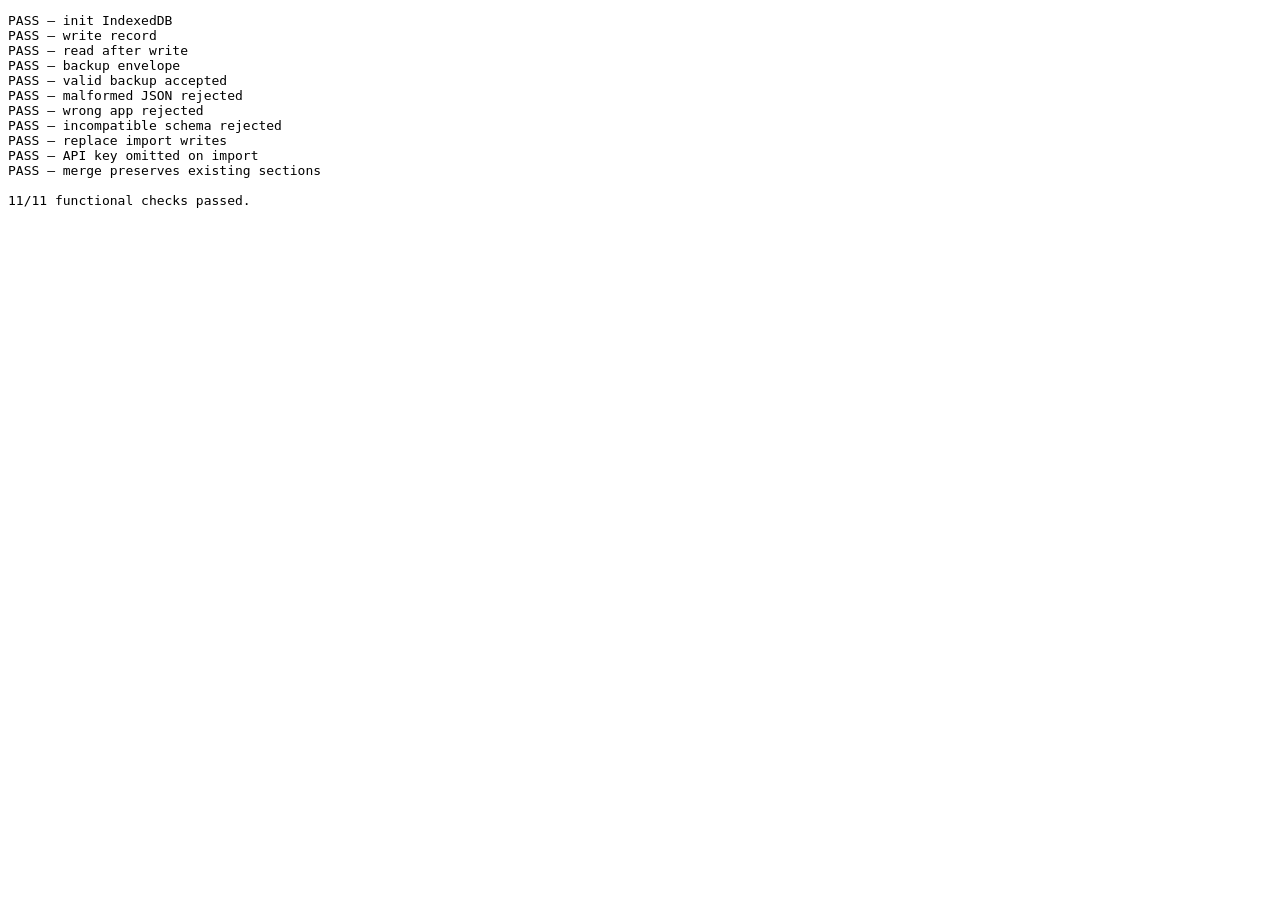
<file: tests/browser-storage-test.html>
<!doctype html><html lang="es"><meta charset="utf-8"><title>IndexedDB functional smoke</title><body><pre id="result">RUNNING</pre><script src="../src/storage.js"></script><script>
(async()=>{const out=[];const check=(name,ok,detail="")=>out.push(`${ok?"PASS":"FAIL"} — ${name}${detail?": "+detail:""}`);try{
 const init=await AppStorage.init();check("init IndexedDB",!!init.data && !init.warning,init.warning||"");
 const data={company:{company:"Prueba",offer:"Servicio"},profileSaved:true,learning:{quizPassed:true}};
 const saved=await AppStorage.write(data);check("write record",saved.ok,saved.error||"");
 const read=await AppStorage.read();check("read after write",read.data.company.company==="Prueba"&&read.data.learning.quizPassed===true);
 const json=await AppStorage.createBackup();const parsed=JSON.parse(json);check("backup envelope",parsed.app==="Content Commander"&&parsed.backupVersion===1&&!!parsed.exportedAt);
 const checked=AppStorage.validateBackup(json);check("valid backup accepted",checked.ok&&checked.preview.sectionCount===3);
 const invalid=AppStorage.validateBackup("{broken");check("malformed JSON rejected",!invalid.ok);
 const wrong=AppStorage.validateBackup({app:"Other",backupVersion:1,schemaVersion:1,data:{x:1}});check("wrong app rejected",!wrong.ok);
 const wrongSchema=AppStorage.validateBackup({app:"Content Commander",backupVersion:1,schemaVersion:999,data:{x:1}});check("incompatible schema rejected",!wrongSchema.ok);
 const imported=await AppStorage.importBackup({app:"Content Commander",backupVersion:1,schemaVersion:1,data:{company:{company:"Importada"},apiKey:"secret",other:1}},"replace");
 const after=await AppStorage.read();check("replace import writes",imported.ok&&after.data.company.company==="Importada");check("API key omitted on import",!Object.prototype.hasOwnProperty.call(after.data,"apiKey"));
 const merged=await AppStorage.importBackup({app:"Content Commander",backupVersion:1,schemaVersion:1,data:{strategy:{goal:"Tráfico"}}},"merge");const finalState=await AppStorage.read();check("merge preserves existing sections",merged.ok&&finalState.data.company.company==="Importada"&&finalState.data.strategy.goal==="Tráfico");
 }catch(e){check("unexpected exception",false,e&&e.message||String(e));}document.querySelector("#result").textContent=out.join("\n")+`\n\n${out.filter(x=>x.startsWith("PASS")).length}/${out.length} functional checks passed.`;document.body.dataset.done="true";})();
</script></body></html>
</file>
<file: styles.css>
:root{--ink:#22243a;--muted:#77798e;--line:#e9e9f1;--paper:#f7f7fb;--white:#fff;--navy:#17192e;--violet:#7662e8;--violet-dark:#5e4bc9;--lavender:#efedff;--teal:#ccefe9;--coral:#ffe2d9;--shadow:0 12px 34px rgba(34,36,58,.055);font-family:Inter,ui-sans-serif,system-ui,-apple-system,BlinkMacSystemFont,"Segoe UI",sans-serif;color:var(--ink);font-synthesis:none}*{box-sizing:border-box}body{margin:0;background:var(--paper);font-size:14px;line-height:1.55}button,input,textarea,select{font:inherit}button,a{ -webkit-tap-highlight-color:transparent}a{color:inherit;text-decoration:none}button{cursor:pointer}.app-shell{min-height:100vh}.sidebar{position:fixed;inset:0 auto 0 0;width:248px;background:var(--navy);color:#f7f6ff;padding:25px 17px 18px;display:flex;flex-direction:column;z-index:20}.brand{display:flex;align-items:center;gap:11px;padding:0 9px 34px}.brand-mark{display:grid;place-items:center;width:39px;height:39px;border-radius:13px;background:linear-gradient(135deg,#9a86ff,#6550d6);font-size:25px;font-weight:800;color:#fff}.brand b{display:block;font-size:20px;letter-spacing:-.7px}.brand small{display:block;font-size:8px;letter-spacing:1.25px;color:#a8a8c3;margin-top:1px}.workspace-label,.eyebrow{font-size:10px;letter-spacing:1.55px;font-weight:800;color:#9293aa}.workspace-label{padding:0 11px 11px}.sidebar nav{display:grid;gap:5px}.nav-link{display:flex;align-items:center;gap:13px;padding:11px 13px;border-radius:10px;color:#c0c0d3;font-weight:550;transition:background .15s,color .15s}.nav-link span{width:18px;text-align:center;font-size:18px}.nav-link:hover,.nav-link.active{background:#2b2b49;color:white}.nav-link.active{box-shadow:inset 3px 0 #9a86ff}.sidebar-bottom{margin-top:auto}.help-card{margin:15px 4px 16px;padding:16px 14px;border:1px solid #393952;background:linear-gradient(145deg,#282744,#202139);border-radius:14px}.help-icon{display:grid;place-items:center;background:#3a345f;color:#c6bcff;width:29px;height:29px;border-radius:9px;margin-bottom:11px}.help-card b{font-size:12px}.help-card p{color:#b9b8cf;font-size:11px;line-height:1.6;margin:6px 0 12px}.help-card a{font-size:11px;color:#c4b9ff;font-weight:700}.local-status{display:flex;align-items:center;gap:8px;padding:18px 10px 0;color:#9c9db5;font-size:11px}.status-dot{width:7px;height:7px;border-radius:50%;background:#5fd4b0}.main{margin-left:248px;min-height:100vh}.topbar{height:70px;padding:0 38px;border-bottom:1px solid var(--line);display:flex;align-items:center;justify-content:space-between;background:rgba(255,255,255,.82)}.breadcrumbs{font-size:12px;color:#9293a4}.breadcrumbs span{margin:0 10px;color:#c3c3cf}.breadcrumbs b{color:#35364c}.top-actions{display:flex;align-items:center;gap:10px;font-size:12px;font-weight:650}.avatar{width:31px;height:31px;border-radius:50%;display:grid;place-items:center;background:#e9e5ff;color:#6450c7;font-weight:800}.menu-button{display:none;border:0;background:none;font-size:20px}.view{display:none;max-width:1400px;margin:0 auto;padding:34px 38px 50px}.view.active{display:block}.welcome-banner{position:relative;overflow:hidden;min-height:248px;padding:34px 39px;border-radius:19px;background:linear-gradient(110deg,#292347 0%,#5142a0 54%,#7a6ae4 100%);color:white;display:flex;align-items:center;box-shadow:0 14px 28px #5344a21c}.welcome-copy{position:relative;z-index:2;max-width:510px}.eyebrow.light{color:#c8c0ff}.welcome-banner h1{font-size:clamp(27px,3vw,39px);line-height:1.12;letter-spacing:-1.4px;margin:12px 0}.welcome-banner h1 em{font-style:normal;color:#c7f3e8}.welcome-banner p{max-width:430px;color:#e1ddfa;font-size:13px;margin:0 0 20px}.button{border:0;border-radius:9px;display:inline-flex;align-items:center;justify-content:center;gap:14px;padding:11px 16px;font-size:12px;font-weight:750;transition:transform .15s,background .15s}.button:hover{transform:translateY(-1px)}.button-light{background:#fff;color:#4f409d}.button-primary{background:var(--violet);color:white}.button-primary:hover{background:var(--violet-dark)}.button-secondary{background:#eeebff;color:#5c4ac2}.button span{font-size:17px;line-height:10px}.orb{position:absolute;border-radius:50%;border:1px solid #ffffff25}.orb-one{width:300px;height:300px;right:10%;top:-115px;background:radial-gradient(circle at 30% 30%,#ffffff25,transparent 65%)}.orb-two{width:220px;height:220px;right:0;bottom:-140px;background:#a99aff21}.banner-note{position:absolute;right:36px;bottom:28px;z-index:2;display:flex;align-items:center;gap:10px;font-size:11px;color:#e2defc;background:#ffffff12;border:1px solid #ffffff24;border-radius:11px;padding:11px 14px}.banner-note>span{font-size:23px;color:#c8f2e7}.banner-note b{color:#fff}.section-heading{display:flex;align-items:center;justify-content:space-between;margin:31px 0 16px}.section-heading h2,.page-intro h1{font-size:25px;letter-spacing:-.7px;margin:4px 0}.section-heading p,.page-intro p{margin:4px 0 0;color:var(--muted);font-size:12px}.tag{display:inline-flex;align-items:center;padding:6px 9px;border-radius:7px;font-size:9px;font-weight:800;letter-spacing:.65px}.tag-purple{background:var(--lavender);color:#6552c8}.tag-muted{background:#f0f0f5;color:#88899a;letter-spacing:0}.progress-card,.panel{background:white;border:1px solid var(--line);border-radius:15px;box-shadow:var(--shadow)}.progress-card{padding:21px 23px}.progress-top{display:flex;justify-content:space-between;align-items:center}.progress-top b{font-size:13px}.progress-top p{font-size:11px;color:var(--muted);margin:4px 0 0}.progress-top strong{font-size:11px;color:#6654c7}.progress-track{height:5px;background:#efedf7;border-radius:8px;margin:17px 0 20px;overflow:hidden}.progress-track span{display:block;height:100%;width:0;background:linear-gradient(90deg,#8e7af5,#58cbb2);border-radius:8px;transition:width .25s}.steps-grid{display:grid;grid-template-columns:repeat(3,minmax(0,1fr));gap:12px}.step-card{text-align:left;border:1px solid var(--line);border-radius:11px;background:#fff;padding:14px;display:flex;flex-direction:column;align-items:flex-start;min-height:145px}.step-card:hover{border-color:#c8c0ff;background:#fcfbff}.step-number{font-size:10px;font-weight:800;color:#8774e7;margin-bottom:10px}.step-title{font-size:12px;font-weight:750}.step-desc{font-size:11px;color:var(--muted);margin-top:4px}.step-link{font-size:10px;font-weight:800;color:#6a58ce;margin-top:auto;padding-top:10px}.two-column{display:grid;grid-template-columns:1.25fr 1fr;gap:15px;margin-top:16px}.panel{padding:22px}.panel-heading{display:flex;align-items:center;gap:10px}.icon-tile{width:34px;height:34px;display:grid;place-items:center;border-radius:10px;font-size:18px}.violet{background:var(--lavender);color:#705bd4}.teal{background:#ddf6ef;color:#248f79}.coral{background:#fff0e9;color:#cc7556}.spacer{flex:1}.duration{font-size:10px;color:#8e8fa1}.lesson-feature h3,.tip-panel h3,.panel h3{font-size:16px;letter-spacing:-.25px;margin:16px 0 7px}.lesson-feature>p,.tip-panel p,.panel>p{font-size:12px;line-height:1.7;color:var(--muted)}.lesson-meta{display:flex;gap:8px;flex-wrap:wrap;color:#88899c;font-size:10px;margin:17px 0}.tip-panel{position:relative;overflow:hidden;background:linear-gradient(145deg,#fff,#faf9ff)}.tip-panel .eyebrow{color:#8b7bdd}.tip-illustration{position:absolute;right:24px;top:22px;font-size:42px;color:#d0c8ff}.text-button{border:0;background:none;color:#6654c7;font-size:11px;font-weight:800;padding:8px 0}.prototype-note{font-size:10px;color:#a0a1b0;margin:20px 0}.page-intro{margin:4px 0 23px}.page-intro h1{font-size:30px;margin-top:8px}.learning-callout{display:flex;gap:13px;padding:17px 18px;border:1px solid #e4defe;background:#f2efff;border-radius:12px;margin-bottom:17px;color:#51449d}.learning-callout>span{font-size:20px}.learning-callout b{font-size:12px}.learning-callout p{margin:3px 0 0;font-size:12px;line-height:1.65;color:#6e6795}.form-panel{margin-top:16px}.form-grid{display:grid;grid-template-columns:repeat(2,minmax(0,1fr));gap:17px}.form-grid label{display:flex;flex-direction:column;gap:7px;font-size:11px;font-weight:750;color:#505168}.form-grid input,.form-grid textarea,.form-grid select{width:100%;border:1px solid #e4e4ed;background:#fff;color:var(--ink);border-radius:8px;padding:11px 12px;outline:none;font-size:12px;font-weight:450;resize:vertical}.form-grid input:focus,.form-grid textarea:focus,.form-grid select:focus{border-color:#9485ed;box-shadow:0 0 0 3px #8d7ae91c}.full{grid-column:1/-1}.form-footer{display:flex;align-items:center;justify-content:space-between;gap:15px}.helper{font-size:10px;line-height:1.6;color:#9293a3;font-weight:450}.inline-feedback{font-size:11px;color:#287e6d;margin:0}.strategy-cards{margin:0 0 16px}.strategy-cards ul,.panel ul{padding-left:18px;color:#77798e;font-size:12px;line-height:2}.three-cards{display:grid;grid-template-columns:repeat(3,minmax(0,1fr));gap:15px}.three-cards .panel{min-height:215px}.three-cards h3{margin-top:15px}.three-cards .tag{margin-top:13px}.empty-state{text-align:center;max-width:620px;margin:50px auto;padding:42px}.empty-art{font-size:48px;color:#8a79e6;background:#f0edff;border-radius:20px;width:80px;height:80px;display:grid;place-items:center;margin:0 auto 15px}.empty-state h2{font-size:20px}.empty-state p{max-width:420px;margin:0 auto 22px}.lesson-layout{display:grid;grid-template-columns:245px minmax(0,1fr);align-items:start;gap:17px}.lesson-list{padding:17px;position:sticky;top:15px}.lesson-list>.eyebrow{display:block;padding:3px 5px 12px}.lesson-choice{display:flex;gap:10px;align-items:flex-start;width:100%;text-align:left;padding:11px 8px;border:0;background:transparent;border-radius:9px;color:var(--ink)}.lesson-choice.selected,.lesson-choice:hover{background:#f1efff}.lesson-choice>span{display:grid;place-items:center;width:29px;height:29px;flex-shrink:0;border-radius:8px;background:#ece8ff;color:#6c58ce;font-size:10px;font-weight:800}.lesson-choice b{font-size:11px;display:block}.lesson-choice small{display:block;color:#9696a6;font-size:10px;margin-top:3px}.lesson-content{padding:27px;min-width:0}.lesson-topline{display:flex;justify-content:space-between;align-items:center}.lesson-content h2{font-size:25px;line-height:1.25;letter-spacing:-.7px;margin:17px 0 8px}.lead{font-size:13px;color:#77798d;line-height:1.8}.lesson-content>h3{font-size:16px;margin:28px 0 8px}.lesson-content>p:not(.lead){font-size:12px;color:#65677d;line-height:1.85}.learning-objectives{border-left:3px solid #8b79e9;background:#faf9ff;padding:13px 17px;margin:20px 0}.learning-objectives h3{margin:0;font-size:12px}.learning-objectives ul{font-size:12px;color:#686980;line-height:1.9;padding-left:18px;margin-bottom:0}.concept-grid{display:grid;grid-template-columns:repeat(4,minmax(0,1fr));gap:9px;margin:15px 0}.concept-grid>div{padding:12px;border:1px solid var(--line);border-radius:10px}.concept-number{display:block;font-size:10px;color:#8170df;font-weight:800;margin-bottom:8px}.concept-grid b{font-size:11px}.concept-grid p{font-size:10px;color:#838498;line-height:1.6;margin-bottom:0}.example-box{padding:17px;background:#f0fbf7;border:1px solid #d7f1e8;border-radius:12px;margin:17px 0}.example-box .eyebrow{color:#368e7b}.example-box h3{font-size:16px;margin:7px 0}.example-box p{font-size:12px;color:#58776e;line-height:1.75;margin:7px 0}.mistake-list{display:grid;gap:8px}.mistake-list>div{padding:12px 14px;border:1px solid var(--line);border-radius:9px}.mistake-list b{font-size:12px}.mistake-list p{font-size:11px;color:#77798c;margin:4px 0 0;line-height:1.65}.quiz{display:grid;gap:14px}.quiz fieldset{border:1px solid var(--line);border-radius:10px;padding:14px}.quiz legend{font-size:12px;font-weight:750;padding:0 4px}.quiz fieldset label{display:flex;align-items:flex-start;gap:8px;font-size:11px;color:#696b80;padding:7px 2px;cursor:pointer}.quiz input{accent-color:#7561e2;margin-top:3px}.quiz-feedback{font-size:10px;margin:3px 0 0;color:#27806d}.quiz-result{font-weight:750;font-size:13px}.completion-rule{background:#f8f7fc;border:1px solid #eae8f5;border-radius:12px;padding:16px;margin-top:22px}.completion-rule>b{font-size:12px}.completion-rule p{font-size:11px;line-height:1.7;color:#77798d}.completion-rule .helper{display:block;margin-top:9px}.toast{position:fixed;right:22px;bottom:22px;background:#20213a;color:white;padding:12px 17px;border-radius:10px;box-shadow:var(--shadow);font-size:12px;opacity:0;transform:translateY(8px);pointer-events:none;transition:.2s;z-index:40}.toast.show{opacity:1;transform:translateY(0)}button:focus-visible,a:focus-visible{outline:3px solid #a99cff;outline-offset:3px}button:disabled{opacity:.5;cursor:not-allowed}@media(min-width:1500px){.view{padding-left:52px;padding-right:52px}.welcome-banner{min-height:270px}}@media(max-width:1050px){.sidebar{width:218px}.main{margin-left:218px}.view{padding:26px 24px 40px}.topbar{padding:0 24px}.banner-note{display:none}.lesson-layout{grid-template-columns:200px minmax(0,1fr)}.lesson-content{padding:21px}.concept-grid{grid-template-columns:repeat(2,minmax(0,1fr))}}@media(max-width:760px){.sidebar{transform:translateX(-102%);transition:transform .22s;width:265px;box-shadow:15px 0 40px #14152922}.sidebar.open{transform:translateX(0)}.main{margin-left:0}.menu-button{display:block}.topbar{height:59px;padding:0 17px}.breadcrumbs{margin-right:auto;margin-left:12px;font-size:11px}.profile-label{display:none}.view{padding:20px 15px 35px}.welcome-banner{padding:26px 23px;min-height:265px}.welcome-banner h1{font-size:31px}.welcome-banner p{max-width:320px}.orb-one{right:-100px}.section-heading{align-items:flex-start;gap:8px}.section-heading h2{font-size:21px}.progress-card{padding:17px}.steps-grid{grid-template-columns:1fr}.step-card{min-height:120px}.two-column,.three-cards,.lesson-layout{grid-template-columns:1fr}.lesson-list{position:static;display:grid;grid-template-columns:repeat(2,minmax(0,1fr));gap:3px}.lesson-list>.eyebrow{grid-column:1/-1}.lesson-choice{padding:8px 5px}.lesson-choice b{font-size:10px}.lesson-content{padding:18px}.lesson-content h2{font-size:22px}.form-grid{grid-template-columns:1fr}.form-grid .full{grid-column:auto}.form-footer{align-items:flex-start;flex-direction:column}.form-footer .button{width:100%}.concept-grid{grid-template-columns:repeat(2,minmax(0,1fr))}.progress-top{gap:12px}.progress-top strong{text-align:right}.page-intro h1{font-size:26px}.panel{padding:18px}}@media(prefers-reduced-motion:reduce){*,*::before,*::after{scroll-behavior:auto!important;transition:none!important;animation:none!important}}
/* Phase 2: backup controls and feedback */
#view-ajustes .form-panel > h3 { margin-top: 1.25rem; }
#view-ajustes .form-panel > h3:first-of-type { margin-top: .5rem; }
#backup-preview { margin-top: 1rem; padding: 1rem; border: 1px solid var(--border, #e4e5ee); border-radius: 12px; overflow-wrap: anywhere; }
#backup-preview:empty { display: none; }
#backup-preview h4 { margin: 0 0 .5rem; }
#backup-preview p { margin: .25rem 0 .75rem; }
#backup-preview ul { margin-bottom: 0; }
#backup-feedback[data-state="error"] { color: #b42318; }
#backup-feedback[data-state="success"] { color: #167647; }
#backup-file { display: block; width: 100%; margin-top: .5rem; }
#view-ajustes .divider { height: 1px; background: var(--border, #e4e5ee); margin: 1.5rem 0; }
/* Fase 3: Cohere settings and generated draft states */
#cohere-feedback[data-state="error"], #content-feedback[data-state="error"] { color: #b42318; }
#cohere-feedback[data-state="success"], #content-feedback[data-state="success"] { color: #167647; }
.generated-content { white-space: pre-wrap; overflow-wrap: anywhere; line-height: 1.8; color: var(--ink); font-size: 13px; padding: 15px; border: 1px solid var(--line); border-radius: 10px; background: #fcfbff; margin: 12px 0 18px; }
.saved-drafts { display: grid; gap: 10px; }
.saved-draft { padding: 14px; border: 1px solid var(--line); border-radius: 10px; display: grid; gap: 7px; }
.saved-draft b { font-size: 12px; }
.saved-draft p { margin: 0; color: var(--muted); font-size: 11px; line-height: 1.6; }
.saved-draft .button { justify-self: start; }
[hidden] { display: none !important; }
/* Fase 7: revisión editorial y versionado de borradores */
.review-checklist{border:1px solid var(--line);border-radius:12px;padding:16px;margin:16px 0;background:#fcfbff}.review-checklist h4,.draft-history h4{font-size:13px;margin:0 0 7px}.checklist-grid{display:grid;grid-template-columns:repeat(2,minmax(0,1fr));gap:10px;margin-top:12px}.checklist-grid label{display:flex;align-items:flex-start;gap:8px;font-size:11px;line-height:1.6;color:var(--ink)}.checklist-grid input{margin-top:3px;accent-color:#7561e2}.review-reason-label{display:block;font-size:11px;font-weight:750;margin:15px 0 7px}.review-reason-label+textarea{width:100%;border:1px solid #e4e4ed;border-radius:8px;padding:11px;font:inherit;font-size:12px;resize:vertical}.review-actions{display:flex;flex-wrap:wrap;gap:9px;margin:13px 0}.draft-history{border-top:1px solid var(--line);margin-top:15px;padding-top:14px}.draft-history details{border:1px solid var(--line);border-radius:8px;padding:10px;margin-top:8px}.draft-history summary{cursor:pointer;font-size:11px;font-weight:700}.draft-history details p{white-space:pre-wrap;overflow-wrap:anywhere;font-size:11px;line-height:1.7;color:var(--muted)}#review-feedback[data-state="error"]{color:#b42318}#review-feedback[data-state="success"]{color:#167647}@media(max-width:760px){.checklist-grid{grid-template-columns:1fr}.review-actions .button{width:100%}}
/* Fase 8: calendario editorial */
.calendar-toolbar{display:flex;align-items:flex-end;justify-content:space-between;gap:14px;flex-wrap:wrap;margin-bottom:17px}.calendar-toolbar h3{margin:0 0 3px}.calendar-toolbar label{display:grid;gap:5px;font-size:11px;font-weight:750;color:var(--muted)}.calendar-toolbar input,.calendar-toolbar select{border:1px solid var(--line);background:#fff;border-radius:8px;padding:9px 10px;color:var(--ink);min-width:145px}.calendar-summary{background:#f2efff;color:#5548a0;border-radius:9px;padding:12px 14px;font-size:12px;font-weight:750;margin:10px 0 14px}.pillar-distribution{border:1px solid var(--line);border-radius:10px;padding:14px;margin-bottom:15px}.pillar-distribution h4{font-size:12px;margin:0 0 12px}.pillar-row+.pillar-row{margin-top:12px}.pillar-label{display:flex;justify-content:space-between;gap:10px;font-size:10px;margin-bottom:5px}.pillar-label span{color:var(--muted);text-align:right}.pillar-track{height:7px;border-radius:99px;background:#eeedf5;overflow:hidden}.pillar-track span{display:block;height:100%;border-radius:99px;background:var(--violet)}.calendar-items{display:grid;gap:11px}.calendar-item{border:1px solid var(--line);border-radius:11px;padding:15px;min-width:0}.calendar-item-top{display:flex;justify-content:space-between;gap:12px;align-items:flex-start}.calendar-item h4{margin:0;font-size:13px;overflow-wrap:anywhere}.calendar-date{flex-shrink:0;background:#f5f3ff;color:#6655c8;border-radius:7px;padding:5px 8px;font-size:10px;font-weight:750}.calendar-meta,.calendar-notes{font-size:11px;color:var(--muted);line-height:1.7;overflow-wrap:anywhere}.calendar-notes{white-space:pre-wrap}.calendar-item-actions{display:flex;align-items:center;justify-content:space-between;gap:10px;margin-top:10px;padding-top:10px;border-top:1px solid var(--line)}.calendar-status-label{display:flex;align-items:center;gap:8px;font-size:10px;color:var(--muted);font-weight:750}.calendar-status{border:1px solid var(--line);border-radius:7px;background:#fff;padding:8px;color:var(--ink);max-width:100%}.calendar-remove{padding:8px 12px;font-size:10px}#calendar-feedback[data-state="error"]{color:#b42318}#calendar-feedback[data-state="success"]{color:#167647}@media(max-width:760px){.calendar-item-top{display:block}.calendar-date{display:inline-block;margin-top:8px}.calendar-toolbar{align-items:stretch}.calendar-toolbar>label{width:100%}.calendar-toolbar input,.calendar-toolbar select{width:100%}.pillar-label{align-items:flex-start;flex-direction:column;gap:2px}.pillar-label span{text-align:left}.calendar-item-actions{align-items:stretch;flex-direction:column}.calendar-status-label{align-items:flex-start;flex-direction:column}.calendar-status{width:100%}.calendar-remove{width:100%}}

/* Fase 9: dashboard y seguimiento diario */
.dashboard-section{margin-bottom:30px}.dashboard-section>.section-heading{margin-bottom:15px}.dashboard-metrics{display:grid;grid-template-columns:repeat(4,minmax(0,1fr));gap:12px;margin-bottom:14px}.dashboard-metric{background:#fff;border:1px solid var(--line);border-radius:12px;padding:16px;min-width:0;box-shadow:0 3px 12px #27204405}.dashboard-metric[role="link"]{cursor:pointer;transition:border-color .15s,transform .15s}.dashboard-metric[role="link"]:hover{border-color:#b6a9f2;transform:translateY(-1px)}.dashboard-metric>span{display:block;font-size:11px;color:var(--muted);font-weight:700}.dashboard-metric strong{display:block;font-size:29px;letter-spacing:-.04em;margin:8px 0 4px;color:var(--ink)}.dashboard-metric small{display:block;font-size:10px;line-height:1.5;color:var(--muted)}.dashboard-columns{display:grid;grid-template-columns:1fr 1fr;gap:14px}.dashboard-panel{min-width:0}.dashboard-panel .panel-heading{display:flex;align-items:center;gap:10px;justify-content:space-between}.dashboard-panel .panel-heading h3{margin:0}.dashboard-panel .panel-heading p{font-size:11px;color:var(--muted);margin:4px 0 0}.dashboard-list{display:grid;gap:0}.dashboard-list-item{display:flex;align-items:center;justify-content:space-between;gap:12px;padding:12px 0;border-bottom:1px solid var(--line);min-width:0}.dashboard-list-item:last-child{border-bottom:0}.dashboard-list-item>div{min-width:0}.dashboard-list-item b{font-size:11px;line-height:1.5;display:block;overflow-wrap:anywhere}.dashboard-list-item p{font-size:10px;color:var(--muted);line-height:1.6;margin:4px 0 0;overflow-wrap:anywhere}.dashboard-list-item .text-button{flex-shrink:0;white-space:nowrap}.upcoming-date{background:#f2efff;color:#5c4bb0;border-radius:7px;padding:6px 8px;font-size:9px;font-weight:800;white-space:nowrap;min-width:54px;text-align:center}.dashboard-readiness{border:1px solid #e7e1ff;background:#faf9ff;border-radius:11px;padding:14px 16px;margin-top:14px}.dashboard-readiness>b{font-size:12px}.dashboard-readiness>p{font-size:11px;color:var(--muted);line-height:1.7;margin:5px 0 0}.dashboard-readiness-actions{display:flex;flex-wrap:wrap;gap:8px;margin-top:10px}.dashboard-readiness-actions .button{font-size:10px;padding:8px 11px}@media(max-width:1050px){.dashboard-metrics{grid-template-columns:repeat(2,minmax(0,1fr))}}@media(max-width:760px){.dashboard-columns{grid-template-columns:1fr}.dashboard-metric{padding:13px}.dashboard-metric strong{font-size:25px}.dashboard-list-item{align-items:flex-start}.dashboard-list-item .text-button{white-space:normal}.dashboard-readiness-actions{flex-direction:column}.dashboard-readiness-actions .button{width:100%}}

/* Fase 10: investigación y trazabilidad de fuentes */
.research-search-links,.research-analysis-controls,.research-library-actions{display:flex;flex-wrap:wrap;gap:9px;margin-top:12px}.research-sources,.research-library{display:grid;gap:10px;margin-top:16px}.research-source,.research-library-item{border:1px solid var(--line);border-radius:10px;padding:14px;min-width:0}.research-source h4,.research-library-item h4{margin:0 0 7px;font-size:13px;overflow-wrap:anywhere}.research-source-meta{font-size:10px;color:var(--muted);line-height:1.6}.research-source-notes,.research-library-summary{font-size:12px;line-height:1.75;white-space:pre-wrap;overflow-wrap:anywhere}.research-delete{margin-top:8px;font-size:10px}.research-analysis-result{margin-top:13px;border:1px solid var(--line);border-radius:10px;background:#fbfaff;padding:14px;min-width:0}.research-report{font:inherit;font-size:12px;line-height:1.8;white-space:pre-wrap;overflow-wrap:anywhere;margin:0}.research-analysis-controls{margin-bottom:10px}@media(max-width:760px){.research-search-links,.research-analysis-controls,.research-library-actions{flex-direction:column}.research-search-links .button,.research-analysis-controls .button,.research-library-actions .button{width:100%}}
/* Fase 11: analítica descriptiva y registro de aprendizajes */
.analytics-summary{border:1px solid var(--line);border-radius:11px;padding:14px;margin:14px 0}.analytics-summary>b{font-size:12px}.analytics-metric-grid{display:grid;grid-template-columns:repeat(5,minmax(0,1fr));gap:9px;margin-top:12px}.analytics-mini-metric{border:1px solid var(--line);border-radius:9px;padding:12px;min-width:0}.analytics-mini-metric span,.analytics-mini-metric small{display:block;color:var(--muted);font-size:10px;line-height:1.5}.analytics-mini-metric strong{display:block;font-size:22px;margin:5px 0;overflow-wrap:anywhere}.analytics-insights{display:grid;grid-template-columns:repeat(2,minmax(0,1fr));gap:11px;margin:12px 0}.analytics-insight,.analytics-record{border:1px solid var(--line);border-radius:10px;padding:14px;min-width:0}.analytics-insight h4,.analytics-record h4{font-size:12px;margin:0 0 6px;overflow-wrap:anywhere}.analytics-insight ul{font-size:11px;line-height:1.8;padding-left:18px}.analytics-meta,.analytics-values{font-size:10px;line-height:1.7;color:var(--muted);overflow-wrap:anywhere}.analytics-records{display:grid;gap:10px;margin-top:12px}.analytics-delete{font-size:10px;padding:8px 11px;margin-top:8px}#analytics-feedback[data-state="error"],#learning-note-feedback[data-state="error"]{color:#b42318}#analytics-feedback[data-state="success"],#learning-note-feedback[data-state="success"]{color:#167647}@media(max-width:1050px){.analytics-metric-grid{grid-template-columns:repeat(3,minmax(0,1fr))}}@media(max-width:760px){.analytics-metric-grid{grid-template-columns:repeat(2,minmax(0,1fr))}.analytics-insights{grid-template-columns:1fr}.analytics-mini-metric strong{font-size:19px}}

/* Fase 13: acompañamiento pedagógico visible en el flujo */
.ai-coach { margin: 18px 0 24px; padding: 20px; display: grid; gap: 12px; border: 1px solid var(--border, #e5e3f0); background: var(--panel, #fff); }
.ai-coach h3 { margin: 10px 0 6px; }
.ai-coach p { margin: 0; }
.ai-coach-result { margin-top: 8px; min-width: 0; }
.ai-coach-text { white-space: pre-wrap; overflow-wrap: anywhere; font: inherit; line-height: 1.65; margin: 0 0 14px; padding: 16px; border-radius: 12px; background: var(--surface, #f7f6fb); }
.ai-coach [data-state="error"] { color: #b42318; }
</file>
